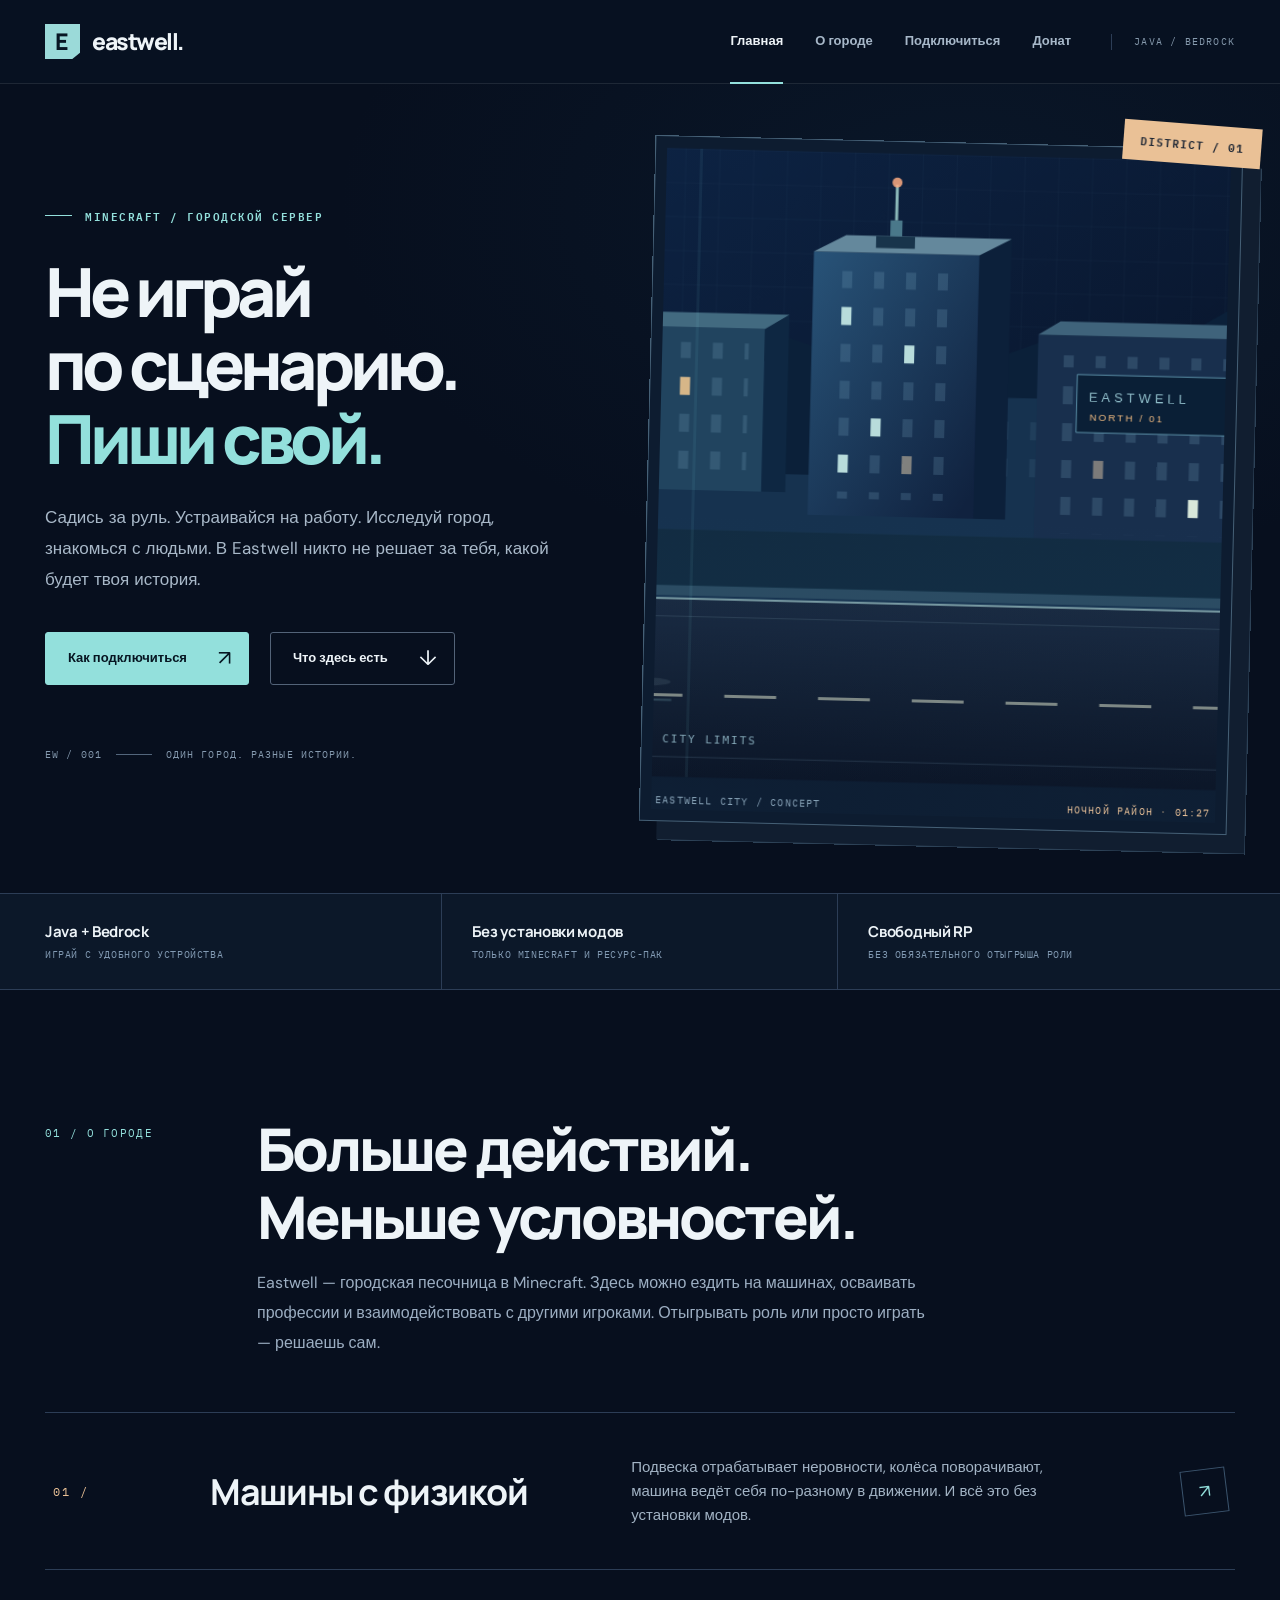
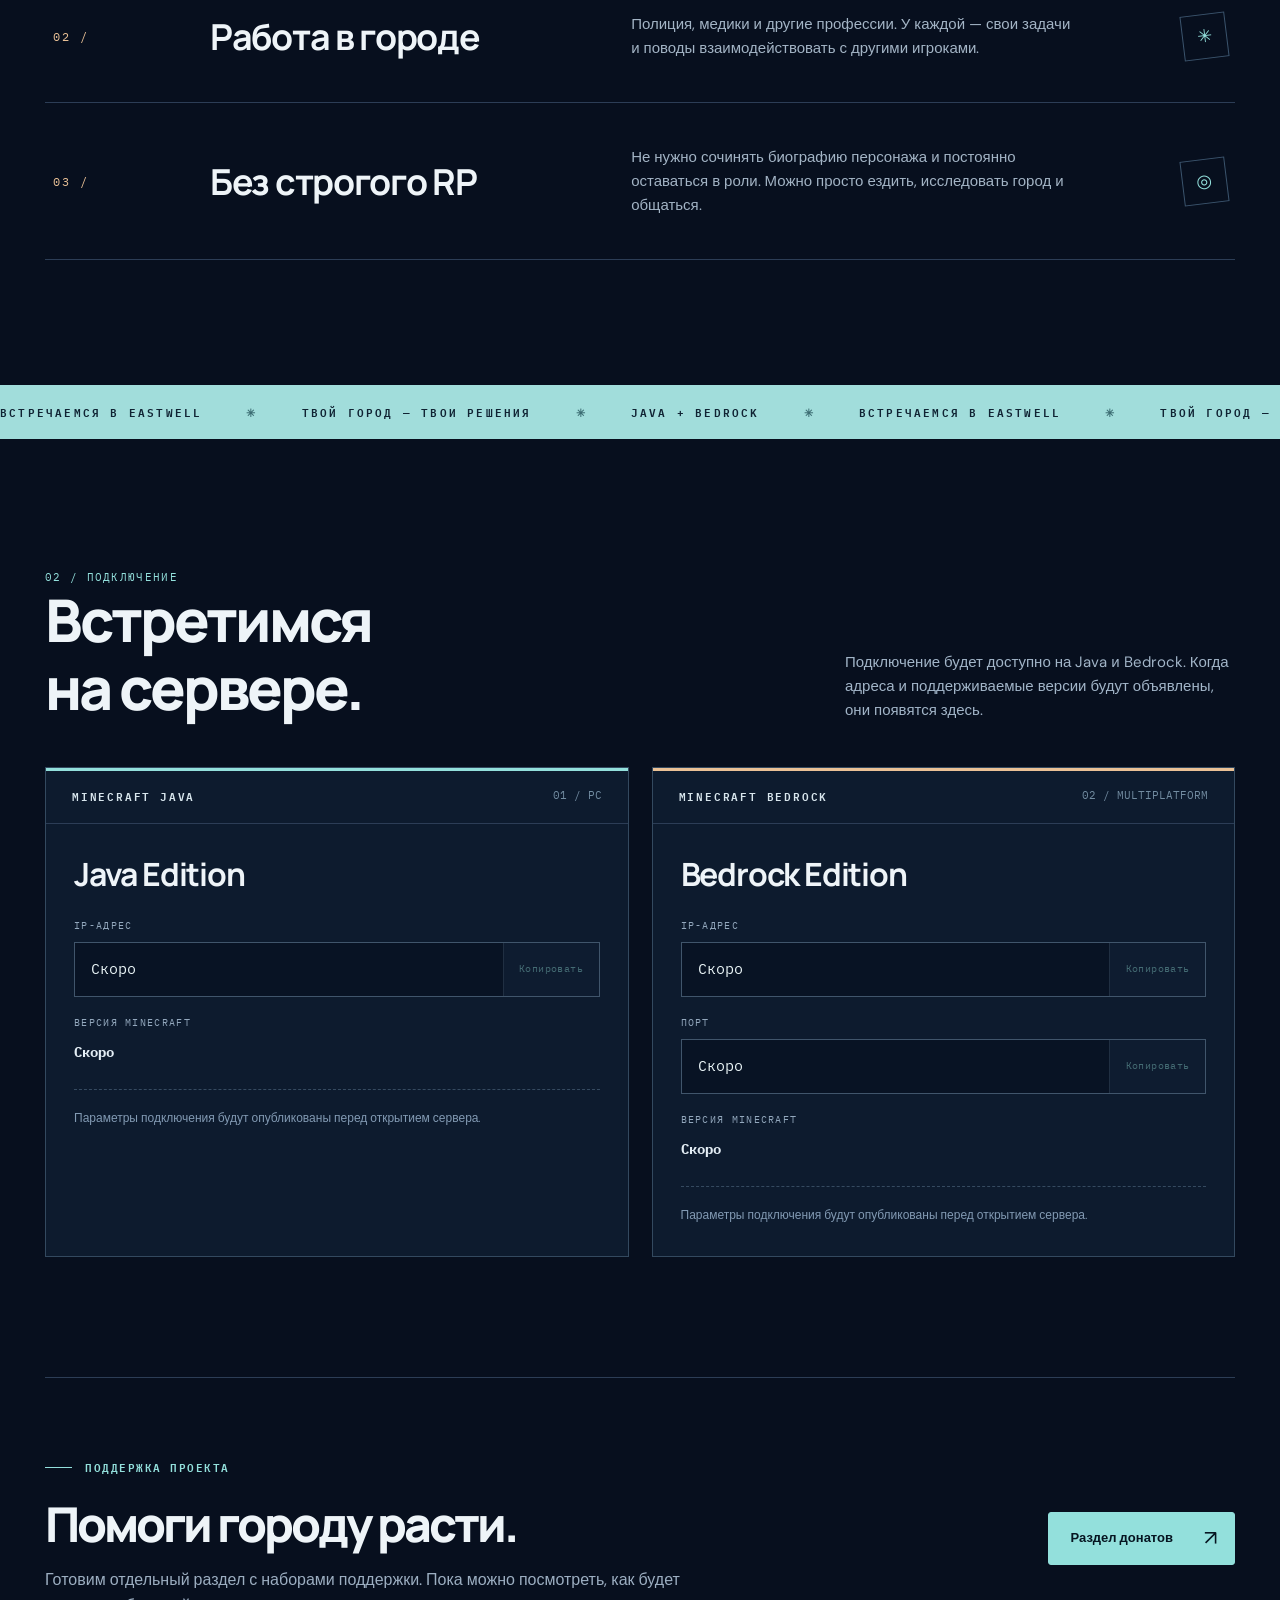
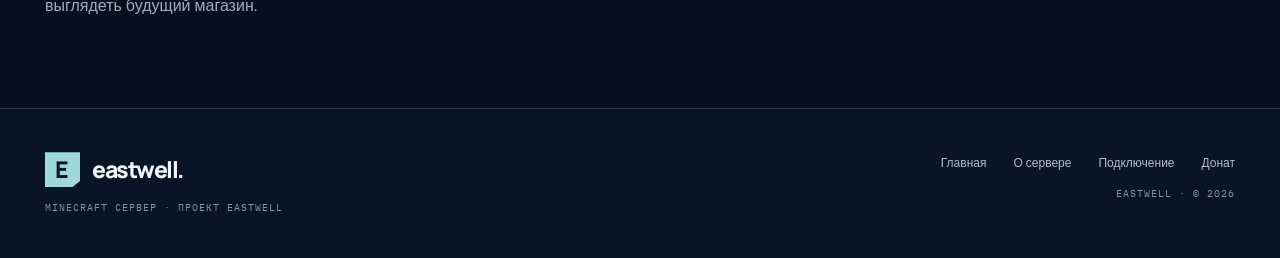
<file: index.html>
<!doctype html>
<html lang="ru">
<head>
<meta charset="utf-8">
<meta name="viewport" content="width=device-width, initial-scale=1">
<meta name="theme-color" content="#070f1e">
<meta name="description" content="Eastwell — городской Minecraft сервер для Java и Bedrock. Транспорт, профессии и свобода играть по-своему.">
<title>Eastwell — город без сценария</title>
<link rel="icon" href="./assets/favicon.svg" type="image/svg+xml">
<link rel="stylesheet" href="./assets/style.css">
</head>
<body>
<header class="site-header"><div class="wrap nav"><a class="brand" href="./index.html" aria-label="Eastwell — на главную"><span class="brand-mark" aria-hidden="true">E</span>eastwell.</a><nav id="main-navigation" class="nav-links" aria-label="Навигация по сайту"><a href="./index.html" aria-current="page">Главная</a><a href="./index.html#about">О городе</a><a href="./index.html#connect">Подключиться</a><a href="./donate.html" >Донат</a></nav><span class="nav-meta">Java / Bedrock</span><button class="menu-toggle" type="button" aria-label="Открыть меню" aria-controls="main-navigation" aria-expanded="false">☰</button></div></header>
<main>
<section class="hero-shell"><div class="wrap hero">
<div class="hero-copy">
<div class="eyebrow">Minecraft / городской сервер</div>
<h1 class="hero-title">Не играй<br>по сценарию.<br><em>Пиши свой.</em></h1>
<p class="hero-desc">Садись за руль. Устраивайся на работу. Исследуй город, знакомься с людьми. В Eastwell никто не решает за тебя, какой будет твоя история.</p>
<div class="hero-actions"><a class="button" href="#connect">Как подключиться <span class="arrow" aria-hidden="true">↗</span></a><a class="button ghost" href="#about">Что здесь есть <span class="arrow" aria-hidden="true">↓</span></a></div>
<div class="hero-small"><span>EW / 001</span><span class="dash"></span><span>Один город. Разные истории.</span></div>
</div>
<div class="city-frame"><div class="city-stamp" aria-hidden="true">DISTRICT / 01</div><img src="./assets/city.svg" width="800" height="630" alt="Стилизованный ночной район Eastwell с движущимся автомобилем"><div class="city-caption"><span>Eastwell city / concept</span><span>Ночной район · 01:27</span></div></div>
</div></section>
<div class="status-strip"><div class="wrap strip-inner"><div class="strip-item"><b>Java + Bedrock</b><small>Играй с удобного устройства</small></div><div class="strip-item"><b>Без установки модов</b><small>Только Minecraft и ресурс-пак</small></div><div class="strip-item"><b>Свободный RP</b><small>Без обязательного отыгрыша роли</small></div></div></div>
<section class="section wrap" id="about">
<div class="section-intro" data-reveal><div class="section-index">01 / О городе</div><div><h2>Больше действий.<br>Меньше условностей.</h2><p>Eastwell — городская песочница в Minecraft. Здесь можно ездить на машинах, осваивать профессии и взаимодействовать с другими игроками. Отыгрывать роль или просто играть — решаешь сам.</p></div></div>
<div class="story-list">
<article class="story-item" data-reveal data-delay="1"><span class="story-no">01 /</span><h3>Машины с физикой</h3><p>Подвеска отрабатывает неровности, колёса поворачивают, машина ведёт себя по-разному в движении. И всё это без установки модов.</p><span class="story-glyph" aria-hidden="true">↗</span></article>
<article class="story-item" data-reveal data-delay="2"><span class="story-no">02 /</span><h3>Работа в городе</h3><p>Полиция, медики и другие профессии. У каждой — свои задачи и поводы взаимодействовать с другими игроками.</p><span class="story-glyph" aria-hidden="true">✳</span></article>
<article class="story-item" data-reveal data-delay="3"><span class="story-no">03 /</span><h3>Без строгого RP</h3><p>Не нужно сочинять биографию персонажа и постоянно оставаться в роли. Можно просто ездить, исследовать город и общаться.</p><span class="story-glyph" aria-hidden="true">◎</span></article>
</div>
</section>
<div class="ticker" aria-hidden="true"><div class="ticker-track"><span>Встречаемся в Eastwell</span><span>✳</span><span>Твой город — твои решения</span><span>✳</span><span>Java + Bedrock</span><span>✳</span><span>Встречаемся в Eastwell</span><span>✳</span><span>Твой город — твои решения</span><span>✳</span><span>Java + Bedrock</span><span>✳</span></div></div>
<section class="connect wrap" id="connect">
<div class="connect-heading" data-reveal><div><div class="section-index">02 / Подключение</div><h2>Встретимся<br>на сервере.</h2></div><p>Подключение будет доступно на Java и Bedrock. Когда адреса и поддерживаемые версии будут объявлены, они появятся здесь.</p></div>
<div class="connect-grid">
<article class="terminal " data-reveal><div class="terminal-top"><span class="edition">Minecraft Java</span><span class="edition-code">01 / PC</span></div><div class="terminal-body"><h3>Java Edition</h3><label class="terminal-key">IP-адрес</label><div class="address-line"><code data-server="javaAddress">Скоро</code><button class="copy-button" type="button" data-copy="javaAddress">Копировать</button></div><span class="terminal-key">Версия Minecraft</span><strong class="version-value" data-server="javaVersion">Скоро</strong><p class="terminal-note">Параметры подключения будут опубликованы перед открытием сервера.</p></div></article>
<article class="terminal bedrock" data-reveal><div class="terminal-top"><span class="edition">Minecraft Bedrock</span><span class="edition-code">02 / MULTIPLATFORM</span></div><div class="terminal-body"><h3>Bedrock Edition</h3><label class="terminal-key">IP-адрес</label><div class="address-line"><code data-server="bedrockAddress">Скоро</code><button class="copy-button" type="button" data-copy="bedrockAddress">Копировать</button></div><label class="terminal-key">Порт</label><div class="address-line"><code data-server="bedrockPort">Скоро</code><button class="copy-button" type="button" data-copy="bedrockPort">Копировать</button></div><span class="terminal-key">Версия Minecraft</span><strong class="version-value" data-server="bedrockVersion">Скоро</strong><p class="terminal-note">Параметры подключения будут опубликованы перед открытием сервера.</p></div></article>
</div>
</section>
<section class="closing wrap" data-reveal><div><div class="eyebrow">Поддержка проекта</div><h2>Помоги городу расти.</h2><p>Готовим отдельный раздел с наборами поддержки. Пока можно посмотреть, как будет выглядеть будущий магазин.</p></div><a class="button" href="./donate.html">Раздел донатов <span class="arrow" aria-hidden="true">↗</span></a></section>
</main>
<footer class="site-footer"><div class="wrap footer-inner"><div><a class="brand" href="./index.html" aria-label="Eastwell — на главную"><span class="brand-mark" aria-hidden="true">E</span>eastwell.</a><p class="footer-copy">Minecraft сервер · проект Eastwell</p></div><div class="footer-right"><div class="footer-links"><a href="./index.html">Главная</a><a href="./index.html#about">О сервере</a><a href="./index.html#connect">Подключение</a><a href="./donate.html">Донат</a></div><p class="footer-copy">Eastwell · © <span data-year>2026</span></p></div></div></footer><div class="toast" role="status" aria-live="polite"></div><script src="./assets/app.js" defer></script>
</body>
</html>
</file>
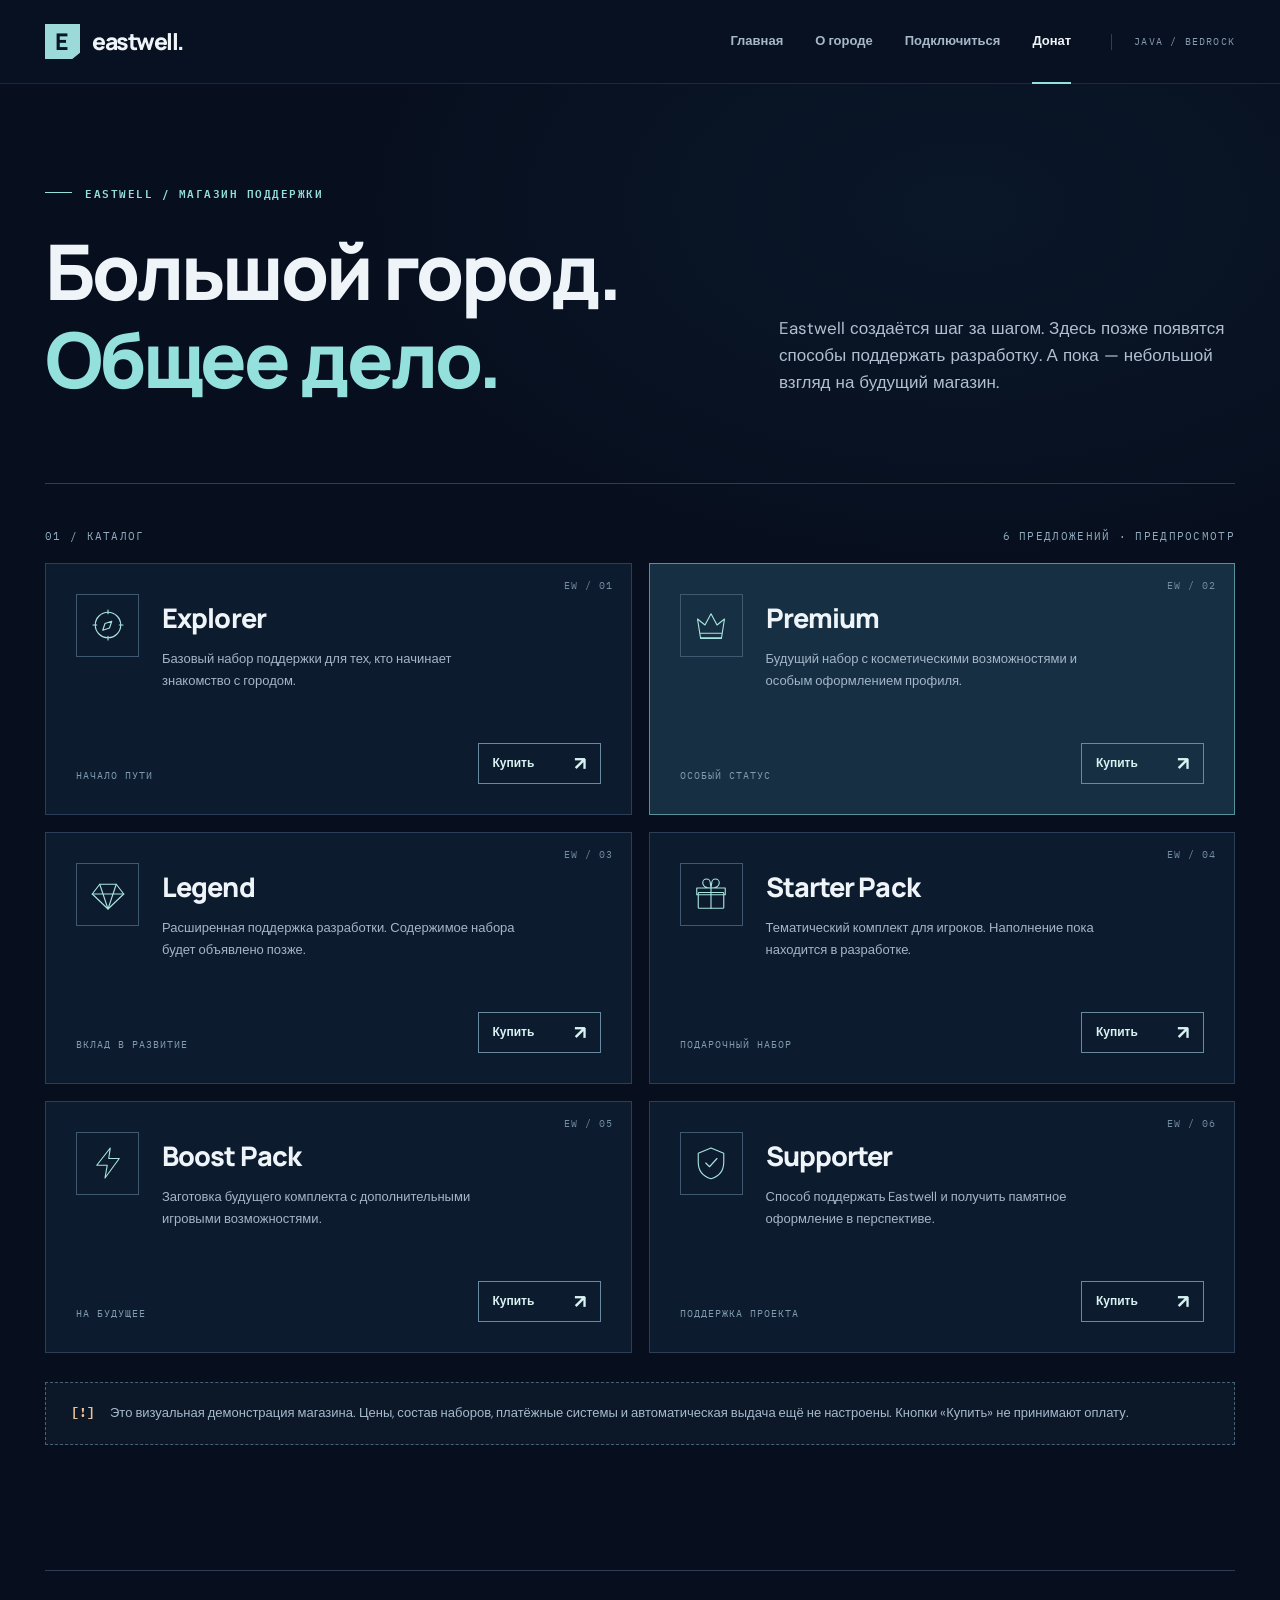
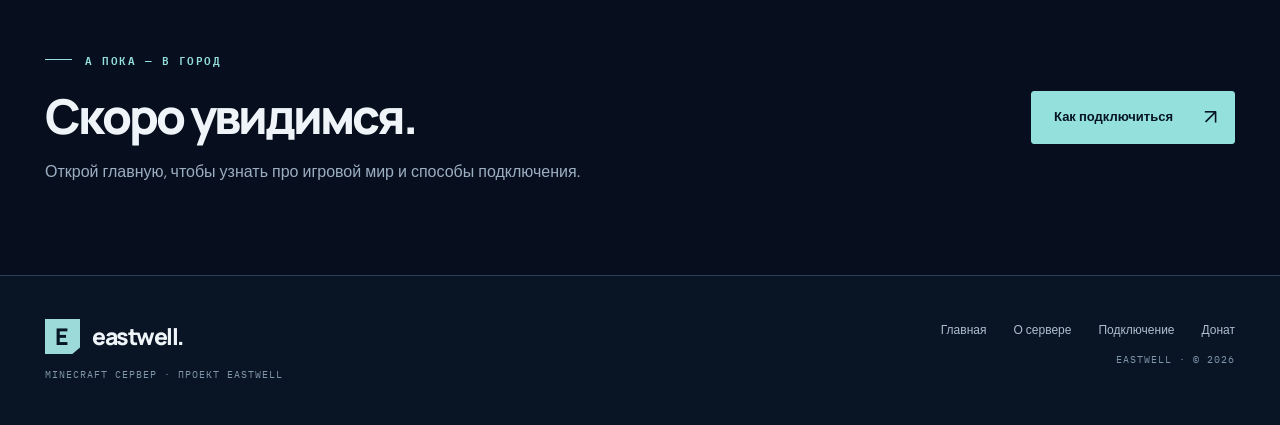
<file: donate.html>
<!doctype html>
<html lang="ru">
<head>
<meta charset="utf-8">
<meta name="viewport" content="width=device-width, initial-scale=1">
<meta name="theme-color" content="#070f1e">
<meta name="description" content="Будущий магазин поддержки Minecraft сервера Eastwell. Все позиции демонстрационные, покупки пока недоступны.">
<title>Магазин поддержки — Eastwell</title>
<link rel="icon" href="./assets/favicon.svg" type="image/svg+xml">
<link rel="stylesheet" href="./assets/style.css">
</head>
<body>
<header class="site-header"><div class="wrap nav"><a class="brand" href="./index.html" aria-label="Eastwell — на главную"><span class="brand-mark" aria-hidden="true">E</span>eastwell.</a><nav id="main-navigation" class="nav-links" aria-label="Навигация по сайту"><a href="./index.html">Главная</a><a href="./index.html#about">О городе</a><a href="./index.html#connect">Подключиться</a><a href="./donate.html" aria-current="page">Донат</a></nav><span class="nav-meta">Java / Bedrock</span><button class="menu-toggle" type="button" aria-label="Открыть меню" aria-controls="main-navigation" aria-expanded="false">☰</button></div></header>
<main class="wrap">
<section class="donate-head">
<div><div class="eyebrow">Eastwell / магазин поддержки</div><h1>Большой город.<br><em>Общее дело.</em></h1></div>
<p>Eastwell создаётся шаг за шагом. Здесь позже появятся способы поддержать разработку. А пока — небольшой взгляд на будущий магазин.</p>
</section>
<section class="section" style="padding-top:20px">
<div class="catalog-heading"><span>01 / Каталог</span><span>6 предложений · Предпросмотр</span></div>
<div class="offer-list">
<article class="offer " data-reveal data-delay="1"><span class="offer-num">EW / 01</span><div class="offer-icon"><svg viewBox="0 0 48 48" aria-hidden="true"><circle cx="24" cy="24" r="17"/><path d="m29 19-3 9-9 3 3-9 9-3Z"/><path d="M24 4v5m0 30v5M4 24h5m30 0h5"/></svg></div><div class="offer-text"><h3>Explorer</h3><p>Базовый набор поддержки для тех, кто начинает знакомство с городом.</p></div><div class="offer-foot"><span class="offer-tag">Начало пути</span><button class="shop-button" type="button" data-soon aria-label="Купить Explorer, скоро">Купить <span class="arrow" aria-hidden="true">↗</span></button></div></article>
<article class="offer featured" data-reveal data-delay="2"><span class="offer-num">EW / 02</span><div class="offer-icon"><svg viewBox="0 0 48 48" aria-hidden="true"><path d="m6 16 10 8 8-15 8 15 10-8-4 25H10L6 16Z"/><path d="M10 35h28M10 42h28"/></svg></div><div class="offer-text"><h3>Premium</h3><p>Будущий набор с косметическими возможностями и особым оформлением профиля.</p></div><div class="offer-foot"><span class="offer-tag">Особый статус</span><button class="shop-button" type="button" data-soon aria-label="Купить Premium, скоро">Купить <span class="arrow" aria-hidden="true">↗</span></button></div></article>
<article class="offer " data-reveal data-delay="1"><span class="offer-num">EW / 03</span><div class="offer-icon"><svg viewBox="0 0 48 48" aria-hidden="true"><path d="M13 11h22l10 13-21 20L3 24l10-13Z"/><path d="M3 24h42M13 11l11 33 11-33"/></svg></div><div class="offer-text"><h3>Legend</h3><p>Расширенная поддержка разработки. Содержимое набора будет объявлено позже.</p></div><div class="offer-foot"><span class="offer-tag">Вклад в развитие</span><button class="shop-button" type="button" data-soon aria-label="Купить Legend, скоро">Купить <span class="arrow" aria-hidden="true">↗</span></button></div></article>
<article class="offer " data-reveal data-delay="2"><span class="offer-num">EW / 04</span><div class="offer-icon"><svg viewBox="0 0 48 48" aria-hidden="true"><rect x="7" y="22" width="34" height="21" rx="1"/><path d="M5 16h38v9H5zM24 16v27M24 16C17 16 13 13 13 9a5 5 0 0 1 10 0l1 7Zm0 0c7 0 11-3 11-7a5 5 0 0 0-10 0l-1 7Z"/></svg></div><div class="offer-text"><h3>Starter Pack</h3><p>Тематический комплект для игроков. Наполнение пока находится в разработке.</p></div><div class="offer-foot"><span class="offer-tag">Подарочный набор</span><button class="shop-button" type="button" data-soon aria-label="Купить Starter Pack, скоро">Купить <span class="arrow" aria-hidden="true">↗</span></button></div></article>
<article class="offer " data-reveal data-delay="1"><span class="offer-num">EW / 05</span><div class="offer-icon"><svg viewBox="0 0 48 48" aria-hidden="true"><path d="M27 4 9 27h14l-3 17 19-26H25l2-14Z"/></svg></div><div class="offer-text"><h3>Boost Pack</h3><p>Заготовка будущего комплекта с дополнительными игровыми возможностями.</p></div><div class="offer-foot"><span class="offer-tag">На будущее</span><button class="shop-button" type="button" data-soon aria-label="Купить Boost Pack, скоро">Купить <span class="arrow" aria-hidden="true">↗</span></button></div></article>
<article class="offer " data-reveal data-delay="2"><span class="offer-num">EW / 06</span><div class="offer-icon"><svg viewBox="0 0 48 48" aria-hidden="true"><path d="M24 4 41 11v12c0 13-7 19-17 22C14 42 7 36 7 23V11L24 4Z"/><path d="m17 24 5 5 10-11"/></svg></div><div class="offer-text"><h3>Supporter</h3><p>Способ поддержать Eastwell и получить памятное оформление в перспективе.</p></div><div class="offer-foot"><span class="offer-tag">Поддержка проекта</span><button class="shop-button" type="button" data-soon aria-label="Купить Supporter, скоро">Купить <span class="arrow" aria-hidden="true">↗</span></button></div></article>
</div>
<div class="shop-note" data-reveal><strong>[!]</strong><div>Это визуальная демонстрация магазина. Цены, состав наборов, платёжные системы и автоматическая выдача ещё не настроены. Кнопки «Купить» не принимают оплату.</div></div>
</section>
<section class="closing" data-reveal><div><div class="eyebrow">А пока — в город</div><h2>Скоро увидимся.</h2><p>Открой главную, чтобы узнать про игровой мир и способы подключения.</p></div><a href="./index.html#connect" class="button">Как подключиться <span class="arrow" aria-hidden="true">↗</span></a></section>
</main>
<footer class="site-footer"><div class="wrap footer-inner"><div><a class="brand" href="./index.html" aria-label="Eastwell — на главную"><span class="brand-mark" aria-hidden="true">E</span>eastwell.</a><p class="footer-copy">Minecraft сервер · проект Eastwell</p></div><div class="footer-right"><div class="footer-links"><a href="./index.html">Главная</a><a href="./index.html#about">О сервере</a><a href="./index.html#connect">Подключение</a><a href="./donate.html">Донат</a></div><p class="footer-copy">Eastwell · © <span data-year>2026</span></p></div></div></footer><div class="toast" role="status" aria-live="polite"></div><script src="./assets/app.js" defer></script>
</body>
</html>
</file>
<file: assets/style.css>
@import url('https://fonts.googleapis.com/css2?family=DM+Sans:wght@400;500;600;700&family=IBM+Plex+Mono:wght@400;500;600&family=Manrope:wght@500;600;700;800&display=swap');
:root{color-scheme:dark;--ink:#070f1e;--panel:#101d31;--panel-hi:#16263e;--line:#2c3d56;--muted:#95a8be;--white:#eef4f8;--aqua:#93e0dc;--blue:#82adcf;--gold:#eac196;--max:1190px}
*,*:before,*:after{box-sizing:border-box}
html{scroll-behavior:smooth;scroll-padding-top:100px}
body{margin:0;min-width:320px;background:var(--ink);color:var(--white);font-family:'DM Sans',Arial,sans-serif;line-height:1.6;-webkit-font-smoothing:antialiased}
body:before{content:"";position:absolute;z-index:-1;pointer-events:none;top:0;left:0;width:100%;height:900px;background:radial-gradient(ellipse 65% 55% at 75% 23%,#163a582f,transparent 75%)}
::selection{background:#558e9b;color:#fff}
a{color:inherit;text-decoration:none}button{color:inherit;font:inherit;cursor:pointer}
a:focus-visible,button:focus-visible{outline:2px solid var(--aqua);outline-offset:5px}
button:disabled{cursor:not-allowed;opacity:.43}
img{display:block;max-width:100%}
.wrap{width:min(var(--max),calc(100% - 64px));margin-inline:auto}
.mono,.eyebrow,.section-index,.chip,.mini-heading,.copy-button,.nav-meta,.edition,.offer-num,.footer-copy,.city-caption,.hero-small,.terminal-key,.pill{font-family:'IBM Plex Mono',monospace}
.site-header{position:sticky;top:0;z-index:20;border-bottom:1px solid #ffffff18;background:#081222ed;backdrop-filter:blur(20px);-webkit-backdrop-filter:blur(20px)}
.nav{display:flex;align-items:center;gap:40px;min-height:83px}
.brand{display:inline-flex;align-items:center;gap:12px;white-space:nowrap;font-family:Manrope,sans-serif;font-size:23px;font-weight:800;letter-spacing:-1.5px}
.brand-mark{display:flex;align-items:center;justify-content:center;background:#9bdad9;color:#081624;width:35px;height:35px;clip-path:polygon(0 0,100% 0,100% 82%,78% 100%,0 100%);font-family:Manrope,sans-serif;font-size:23px;font-weight:800;letter-spacing:-3px;padding-right:5px}
.brand:hover .brand-mark{transform:rotate(-7deg)}
.brand-mark{transition:transform .28s}
.nav-links{display:flex;align-items:center;gap:32px;margin-left:auto}
.nav-links a{font-size:13px;font-weight:700;color:#a7b8c9;transition:color .2s;position:relative}
.nav-links a:hover,.nav-links a[aria-current=page]{color:var(--white)}
.nav-links a[aria-current=page]:after{content:"";position:absolute;left:0;right:0;bottom:-32px;height:2px;background:var(--aqua)}
.nav-meta{font-size:10px;text-transform:uppercase;letter-spacing:1.2px;color:#869aad;border-left:1px solid var(--line);padding-left:22px;white-space:nowrap}
.menu-toggle{display:none;border:1px solid var(--line);background:#13243a;width:42px;height:42px;align-items:center;justify-content:center;font-size:23px;border-radius:3px}
.hero-shell{border-bottom:1px solid var(--line)}
.hero{display:grid;grid-template-columns:1fr 1.06fr;min-height:675px;gap:48px;align-items:center;padding-top:58px;padding-bottom:65px}
.hero-copy{padding:35px 0;position:relative;z-index:1}
.eyebrow{display:flex;align-items:center;gap:13px;text-transform:uppercase;font-size:11px;font-weight:600;letter-spacing:1.5px;color:var(--aqua)}
.eyebrow:before{content:"";display:inline-block;width:27px;height:1px;background:var(--aqua)}
.hero-title{font-family:Manrope,sans-serif;font-weight:800;font-size:clamp(52px,5.3vw,79px);letter-spacing:-5px;line-height:1.085;margin:30px 0 26px}
.hero-title em{font-style:normal;color:var(--aqua)}
.hero-desc{max-width:510px;font-size:17px;color:#a9b9c9;line-height:1.85;margin:0}
.hero-actions{display:flex;align-items:center;flex-wrap:wrap;gap:21px;margin-top:36px}
.button{display:inline-flex;align-items:center;justify-content:space-between;gap:31px;min-height:53px;padding:12px 17px 12px 22px;background:var(--aqua);color:#061521;border:1px solid var(--aqua);font-size:13px;font-weight:800;border-radius:3px;transition:background .23s,color .23s,transform .23s,box-shadow .23s}
.button:hover{transform:translateY(-3px);background:#c1fff0;box-shadow:0 8px 23px #94e0dc21}
.button .arrow{font-size:21px;line-height:1;font-weight:400;transition:transform .23s}
.button:hover .arrow{transform:translate(3px,-3px)}
.button.ghost{background:transparent;color:var(--white);border-color:#536378}
.button.ghost:hover{background:#16263d}
.hero-small{display:flex;align-items:center;gap:14px;margin-top:62px;color:#869bb0;font-size:10px;text-transform:uppercase;letter-spacing:1.1px}
.hero-small .dash{width:36px;height:1px;background:#53667c}
.city-frame{position:relative;background:#0d1c30;border:1px solid #456076;padding:11px;box-shadow:18px 18px 0 #111e30,19px 19px 0 #2d4257;transform:rotate(1.4deg);transition:transform .45s ease}
.city-frame:hover{transform:rotate(0deg) translateY(-4px)}
.city-frame img{width:100%;aspect-ratio:800/630;object-fit:cover}
.city-frame:after{content:"";position:absolute;pointer-events:none;inset:11px;background:linear-gradient(transparent 55%,#07152721);mix-blend-mode:screen}
.city-stamp{position:absolute;z-index:2;right:-19px;top:-25px;padding:11px 17px;background:var(--gold);color:#182231;font-family:'IBM Plex Mono',monospace;font-size:11px;font-weight:600;letter-spacing:1px;transform:rotate(3deg)}
.city-caption{display:flex;justify-content:space-between;align-items:center;color:#8aa5b9;font-size:10px;text-transform:uppercase;letter-spacing:1.2px;padding:15px 4px 1px}
.city-caption span:last-child{color:var(--gold)}
.status-strip{border-bottom:1px solid var(--line);background:#0c1829}
.strip-inner{display:grid;grid-template-columns:repeat(3,1fr)}
.strip-item{padding:26px 30px;border-right:1px solid var(--line)}
.strip-item:first-child{padding-left:0}.strip-item:last-child{border-right:0}
.strip-item b{display:block;font-family:Manrope,sans-serif;font-size:15px;letter-spacing:-.3px;font-weight:700}
.strip-item small{display:block;color:#829ab3;font-family:'IBM Plex Mono',monospace;font-size:10px;margin-top:3px;text-transform:uppercase;letter-spacing:.6px}
.section{padding-block:125px}
.section-intro{display:grid;grid-template-columns:180px 1fr;gap:32px;align-items:start;margin-bottom:55px}
.section-index{font-size:11px;letter-spacing:1.3px;color:var(--aqua);text-transform:uppercase;padding-top:10px}
.section-intro h2,.connect-heading h2,.donate-head h1,.closing h2{font-family:Manrope,sans-serif;font-weight:800;font-size:clamp(36px,4.6vw,62px);letter-spacing:-3px;line-height:1.15;margin:0}
.section-intro p{font-size:16px;color:#9caec2;line-height:1.85;max-width:670px;margin:18px 0 0}
.story-list{border-top:1px solid var(--line)}
.story-item{display:grid;grid-template-columns:125px minmax(180px,.75fr) 1fr 45px;gap:32px;align-items:center;padding:42px 8px;border-bottom:1px solid var(--line);position:relative;transition:background .25s,padding .25s}
.story-item:hover{background:#102038;padding-left:19px;padding-right:19px}
.story-no{font-family:'IBM Plex Mono',monospace;color:var(--gold);font-size:12px;letter-spacing:2px}
.story-item h3{font-family:Manrope,sans-serif;font-size:clamp(24px,2.8vw,37px);letter-spacing:-1.3px;line-height:1.2;margin:0}
.story-item p{color:#a3b4c5;max-width:440px;margin:0;font-size:15px}
.story-glyph{display:grid;place-items:center;width:45px;height:45px;border:1px solid #3b546d;color:var(--aqua);transform:rotate(-7deg);font-size:18px;transition:transform .3s}
.story-item:hover .story-glyph{transform:rotate(8deg)}
.ticker{overflow:hidden;background:#a1dddb;color:#102333;border-top:1px solid #a1dddb;border-bottom:1px solid #a1dddb}
.ticker-track{display:flex;gap:44px;align-items:center;width:max-content;white-space:nowrap;animation:marquee 35s linear infinite;padding:17px 0;font-family:'IBM Plex Mono',monospace;font-weight:600;font-size:11px;letter-spacing:2.2px;text-transform:uppercase}
.ticker-track span:nth-child(2n){color:#3c6d73}
@keyframes marquee{to{transform:translateX(-50%)}}
.connect{padding-block:120px}
.connect-heading{display:flex;align-items:end;justify-content:space-between;gap:50px;margin-bottom:45px}
.connect-heading p{max-width:390px;color:#a2b5c8;font-size:15px;margin:0}
.connect-grid{display:grid;grid-template-columns:1fr 1fr;gap:23px}
.terminal{background:#0d1b2e;border:1px solid #33495f;position:relative;overflow:hidden}
.terminal:before{content:"";position:absolute;top:0;left:0;right:0;height:3px;background:var(--aqua)}
.terminal.bedrock:before{background:var(--gold)}
.terminal-top{display:flex;align-items:center;justify-content:space-between;gap:15px;border-bottom:1px solid var(--line);padding:19px 26px}
.terminal-top .edition{font-size:11px;font-weight:600;letter-spacing:1.8px;text-transform:uppercase;color:#d8e6ed}
.terminal-top .edition-code{font-family:'IBM Plex Mono',monospace;color:#728ca1;font-size:11px}
.terminal-body{padding:33px 28px 31px}
.terminal-body h3{font-family:Manrope,sans-serif;font-size:32px;letter-spacing:-1.2px;line-height:1.1;margin:0 0 25px}
.terminal-key{display:block;font-size:10px;letter-spacing:1.3px;text-transform:uppercase;color:#93a8bd;margin:18px 0 8px}
.address-line{display:flex;align-items:stretch;border:1px solid #40556b;background:#081324;min-height:55px}
.address-line code{padding:13px 13px 13px 16px;display:flex;align-items:center;font-family:'IBM Plex Mono',monospace;font-size:15px;color:#eaf5f7;overflow-wrap:anywhere;word-break:break-word;min-width:0;flex:1}
.copy-button{border:0;border-left:1px solid #40556b;padding:8px 12px;min-width:96px;background:#182940;color:var(--aqua);font-size:10px;letter-spacing:.4px;transition:background .2s}
.copy-button:not(:disabled):hover{background:#254158}
.version-value{font-family:'IBM Plex Mono',monospace;color:#e3edf4;font-size:14px}
.terminal-note{margin:25px 0 0;color:#829ab3;font-size:12px;border-top:1px dashed #354a60;padding-top:19px}
.closing{padding:80px 0 90px;border-top:1px solid var(--line);display:grid;grid-template-columns:1fr auto;gap:40px;align-items:center}
.closing .eyebrow{margin-bottom:20px}
.closing h2{font-size:clamp(30px,4vw,48px)}
.closing p{color:#9caec1;margin:16px 0 0;max-width:640px}
.site-footer{border-top:1px solid var(--line);background:#091525}
.footer-inner{display:grid;grid-template-columns:1fr 1fr;gap:40px;padding:42px 0}
.footer-copy{color:#8195aa;font-size:10px;letter-spacing:1px;text-transform:uppercase;margin:12px 0 0}
.footer-right{text-align:right}
.footer-links{display:flex;justify-content:flex-end;gap:27px;margin-top:3px}
.footer-links a{color:#afbece;font-size:12px}
.footer-links a:hover{color:var(--aqua)}
.toast{position:fixed;z-index:99;left:50%;bottom:30px;padding:13px 23px;background:var(--aqua);color:#091b24;font-size:13px;font-weight:800;transform:translate(-50%,22px);opacity:0;pointer-events:none;transition:opacity .25s,transform .25s;box-shadow:0 15px 35px #0007;border-radius:3px}
.toast.show{opacity:1;transform:translate(-50%,0)}
/* Donation page: editorial catalog rather than repeated UI tiles */
.donate-head{display:grid;grid-template-columns:1.2fr .8fr;gap:50px;align-items:end;padding:100px 0 80px;border-bottom:1px solid var(--line)}
.donate-head h1{font-size:clamp(50px,6vw,83px);margin:25px 0 0}
.donate-head h1 em{font-style:normal;color:var(--aqua)}
.donate-head p{font-size:17px;color:#b0c0d1;margin:0;padding-bottom:7px}
.catalog-heading{display:flex;justify-content:space-between;align-items:center;gap:15px;padding:24px 0 17px}
.catalog-heading span{font-size:11px;font-family:'IBM Plex Mono',monospace;letter-spacing:1.3px;text-transform:uppercase;color:#91abbf}
.offer-list{display:grid;grid-template-columns:repeat(2,minmax(0,1fr));gap:17px}
.offer{border:1px solid var(--line);background:#0d1b2e;padding:30px;min-height:252px;display:grid;grid-template-columns:67px 1fr;gap:15px 19px;position:relative;transition:transform .25s ease,border-color .25s,background .25s}
.offer:hover{transform:translateY(-5px);background:#13243a;border-color:#719da9}
.offer.featured{background:#172f43;border-color:#578f9b}
.offer-num{position:absolute;top:14px;right:18px;font-size:10px;letter-spacing:1px;color:#738da2}
.offer-icon{width:63px;height:63px;display:grid;place-items:center;border:1px solid #3f5971;color:#a8e5df}
.offer-icon svg{width:36px;height:36px;stroke:currentColor;fill:none;stroke-width:1.5;stroke-linecap:round;stroke-linejoin:round}
.offer-text h3{font-family:Manrope,sans-serif;font-weight:800;font-size:27px;letter-spacing:-.9px;margin:2px 0 9px}
.offer-text p{color:#a4b6c8;font-size:13px;line-height:1.7;margin:0;max-width:355px}
.offer-foot{grid-column:1/-1;display:flex;align-items:end;justify-content:space-between;gap:15px;margin-top:7px}
.offer-tag{font-family:'IBM Plex Mono',monospace;color:#7f9cb0;font-size:10px;text-transform:uppercase;letter-spacing:1px}
.shop-button{min-width:123px;display:inline-flex;justify-content:space-between;align-items:center;gap:10px;padding:10px 14px;border:1px solid #678aa0;background:transparent;color:#d8f2f1;font-size:12px;font-weight:800;transition:background .2s,color .2s}
.shop-button:hover{background:var(--aqua);color:#0b1b29}
.shop-button .arrow{font-size:19px;line-height:1}
.shop-note{display:flex;gap:15px;align-items:start;padding:20px 25px;border:1px dashed #476177;color:#a6bacd;margin-top:29px;background:#0c1828;font-size:13px}
.shop-note strong{color:var(--gold);font-family:'IBM Plex Mono',monospace}
/* Reveal only when JS has registered an observer; content stays readable with JS off */
.motion-ready [data-reveal]{opacity:0;transform:translateY(24px);transition:opacity .68s ease,transform .68s cubic-bezier(.21,.7,.15,1)}
.motion-ready [data-reveal].visible{opacity:1;transform:translateY(0)}
.motion-ready [data-reveal][data-delay="1"]{transition-delay:.1s}
.motion-ready [data-reveal][data-delay="2"]{transition-delay:.2s}
.motion-ready [data-reveal][data-delay="3"]{transition-delay:.3s}
@keyframes photoIn{from{opacity:0;transform:translateY(22px) rotate(3deg)}to{opacity:1;transform:rotate(1.4deg)}}
@keyframes riseIn{from{opacity:0;transform:translateY(22px)}to{opacity:1;transform:translateY(0)}}
@media(prefers-reduced-motion:no-preference){.hero-copy>*{animation:riseIn .75s both}.hero-copy>*:nth-child(2){animation-delay:.11s}.hero-copy>*:nth-child(3){animation-delay:.2s}.hero-copy>*:nth-child(4){animation-delay:.28s}.hero-copy>*:nth-child(5){animation-delay:.36s}.city-frame{animation:photoIn 1s .16s backwards}}
@media(max-width:1050px){.nav{gap:20px}.nav-links{gap:17px}.nav-meta{display:none}.hero{gap:25px;min-height:580px}.hero-title{font-size:clamp(50px,6vw,74px);letter-spacing:-4.5px}.story-item{grid-template-columns:70px 1fr 1.1fr 35px;gap:17px}.section-intro{grid-template-columns:140px 1fr}}
@media(max-width:760px){.wrap{width:calc(100% - 38px)}.nav{min-height:70px;justify-content:space-between}.menu-toggle{display:flex}.nav-links{display:none;position:absolute;top:69px;left:0;right:0;padding:14px 19px 22px;border-bottom:1px solid var(--line);background:#0b182a;flex-direction:column;align-items:stretch;gap:0;box-shadow:0 15px 25px #0006}.nav-links.open{display:flex}.nav-links a{padding:13px 8px;font-size:14px}.nav-links a[aria-current=page]:after{display:none}.hero{grid-template-columns:1fr;min-height:auto;gap:15px;padding-top:52px;padding-bottom:70px}.hero-copy{padding:0}.hero-title{font-size:clamp(52px,10vw,84px);line-height:1.08}.hero-desc{font-size:16px}.hero-small{margin-top:35px}.city-frame{max-width:570px;margin:28px 16px 5px 0}.status-strip .strip-inner{grid-template-columns:1fr}.strip-item{border-right:0;border-bottom:1px solid var(--line);padding:15px 0}.strip-item:last-child{border:0}.strip-item b{font-size:14px}.strip-item small{margin-top:0}.section{padding-block:78px}.section-intro{grid-template-columns:1fr;gap:12px;margin-bottom:33px}.section-intro h2{letter-spacing:-2px}.story-item{grid-template-columns:48px 1fr 34px;gap:12px;padding:25px 0}.story-item p{grid-column:2/3}.story-glyph{grid-column:3;grid-row:1/3;width:34px;height:34px}.story-item:hover{padding-left:6px;padding-right:6px}.story-item h3{font-size:25px}.connect{padding-block:80px}.connect-heading{display:block}.connect-heading p{margin-top:16px}.connect-grid{grid-template-columns:1fr;margin-top:30px}.closing{grid-template-columns:1fr;padding:65px 0}.closing .button{justify-self:start}.footer-inner{grid-template-columns:1fr;gap:25px}.footer-right{text-align:left}.footer-links{justify-content:flex-start;flex-wrap:wrap}.donate-head{grid-template-columns:1fr;padding:70px 0 45px;gap:23px}.donate-head h1{letter-spacing:-3px}.offer-list{grid-template-columns:1fr}.offer{min-height:235px}}
@media(max-width:390px){.brand{font-size:21px}.hero-title{font-size:51px;letter-spacing:-3px}.hero-actions{align-items:stretch;gap:10px}.hero-actions .button{flex:1 0 100%}.city-stamp{right:-10px}.terminal-body{padding:25px 17px}.terminal-top{padding:15px 17px}.address-line code{font-size:13px}.copy-button{min-width:78px;padding:8px}.offer{grid-template-columns:54px 1fr;padding:20px}.offer-icon{width:50px;height:50px}.offer-text h3{font-size:23px}}
@media(prefers-reduced-motion:reduce){html{scroll-behavior:auto}*,*:before,*:after{animation:none!important;transition:none!important}.motion-ready [data-reveal]{opacity:1!important;transform:none!important}.ticker-track{animation:none!important}.city-frame{transform:none!important}}
</file>
